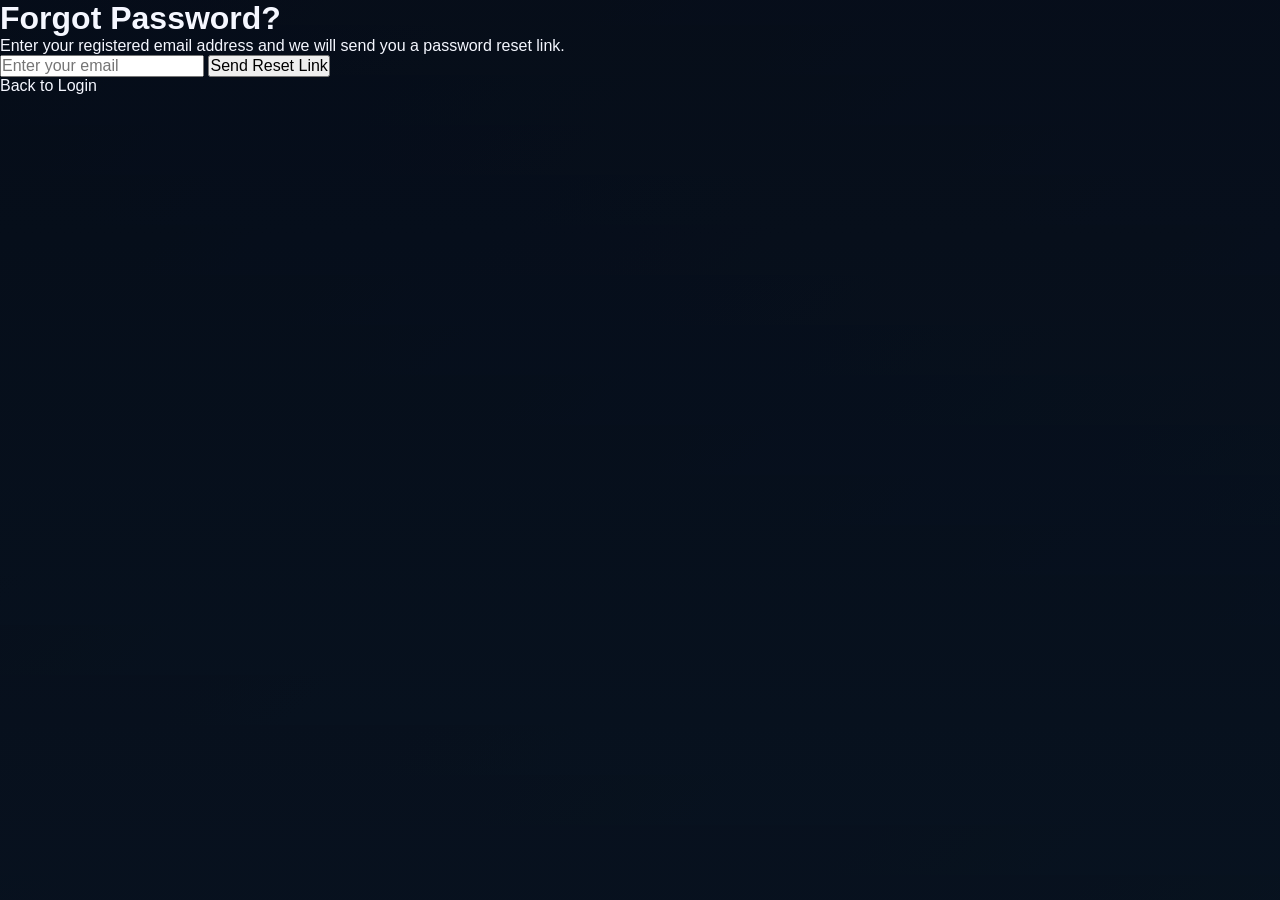
<file: blog/target/classes/static/forgot-password.html>
<!DOCTYPE html>
<html lang="en">

<head>
    <meta charset="UTF-8">
    <meta name="viewport" content="width=device-width, initial-scale=1.0">

    <title>Forgot Password - DevBlog</title>

    <link rel="stylesheet" href="css/style.css">
    
</head>

<body>

    <div class="auth-container">

        <h1>Forgot Password?</h1>

        <p>
            Enter your registered email address
            and we will send you a password reset link.
        </p>

        <form id="forgotPasswordForm">

            <input
                type="email"
                id="email"
                placeholder="Enter your email"
                required
            >

            <button type="submit">
                Send Reset Link
            </button>

        </form>

        <p id="message"></p>

        <a href="login.html">
            Back to Login
        </a>

    </div>

    <script src="forgot-password.html"></script>

</body>

</html>
</file>
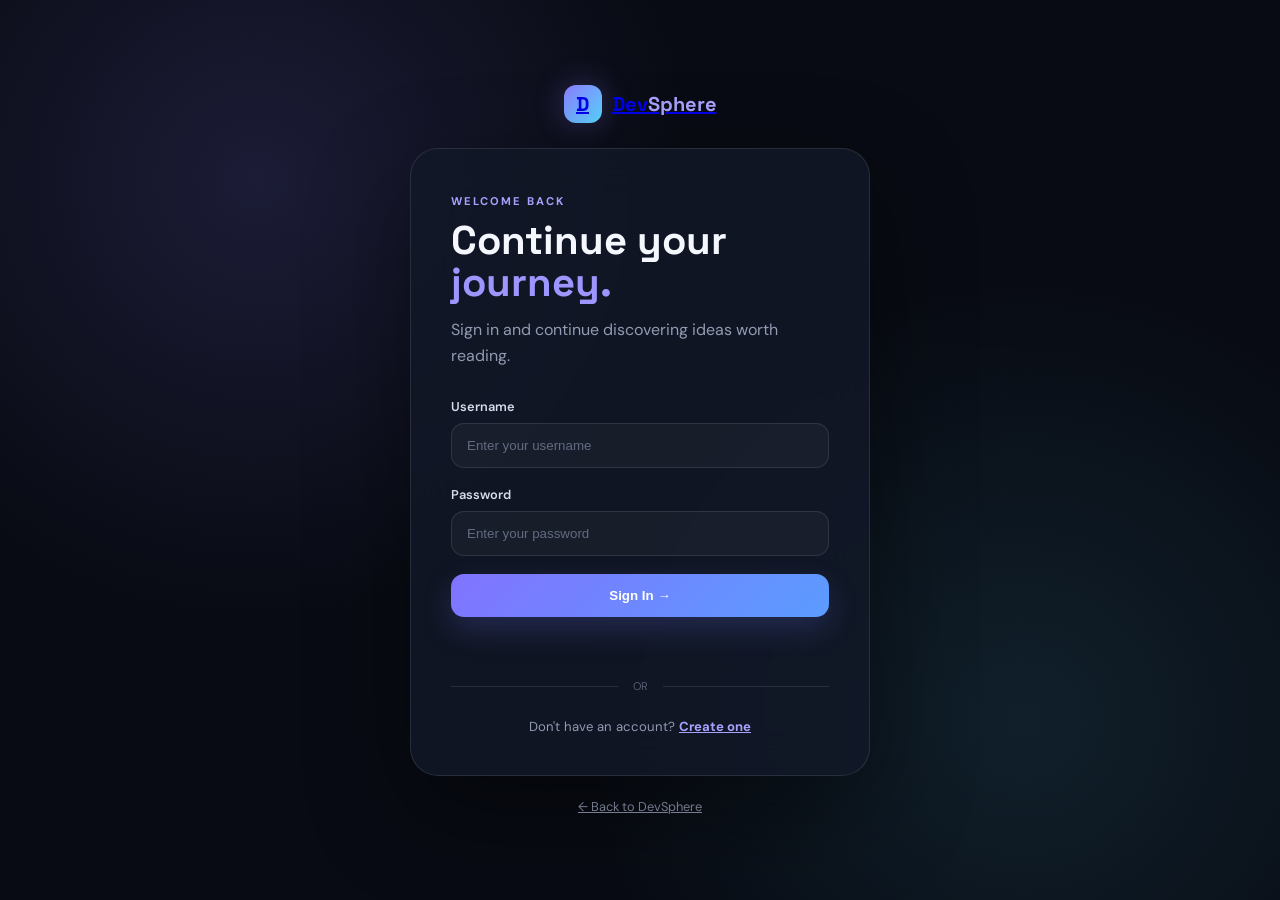
<file: blog/target/classes/static/login.html>
<!DOCTYPE html>
<html lang="en">
<head>

    <meta charset="UTF-8">
    <meta
        name="viewport"
        content="width=device-width, initial-scale=1.0"
    >

    <title>Login | DevSphere</title>

    <link
        href="https://fonts.googleapis.com/css2?family=DM+Sans:wght@400;500;600;700&family=Space+Grotesk:wght@500;600;700&display=swap"
        rel="stylesheet"
    >

    <link rel="stylesheet" href="css/auth.css">

</head>

<body>

<div class="auth-background"></div>

<main class="auth-container">

    <a href="/" class="auth-brand">
        <span class="brand-mark">D</span>
        <span>Dev<span>Sphere</span></span>
    </a>

    <section class="auth-card">

        <div class="auth-heading">

            <span class="auth-label">
                WELCOME BACK
            </span>

            <h1>
                Continue your
                <span>journey.</span>
            </h1>

            <p>
                Sign in and continue discovering
                ideas worth reading.
            </p>

        </div>

        <form id="loginForm">

            <div class="input-group">

                <label>Username</label>

                <input
                    type="text"
                    id="username"
                    placeholder="Enter your username"
                    required
                >

            </div>

            <div class="input-group">

                <label>Password</label>

                <input
                    type="password"
                    id="password"
                    placeholder="Enter your password"
                    required
                >

            </div>

            <button
                type="submit"
                class="auth-button"
            >
                Sign In →
            </button>

        </form>

        <div
            class="auth-message"
            id="authMessage"
        ></div>

        <div class="auth-divider">
            <span>OR</span>
        </div>

        <p class="switch-auth">
            Don't have an account?
            <a href="register.html">
                Create one
            </a>
        </p>

    </section>

    <a href="/" class="back-home">
        ← Back to DevSphere
    </a>

</main>

<script src="js/auth.js"></script>

</body>
</html>
</file>
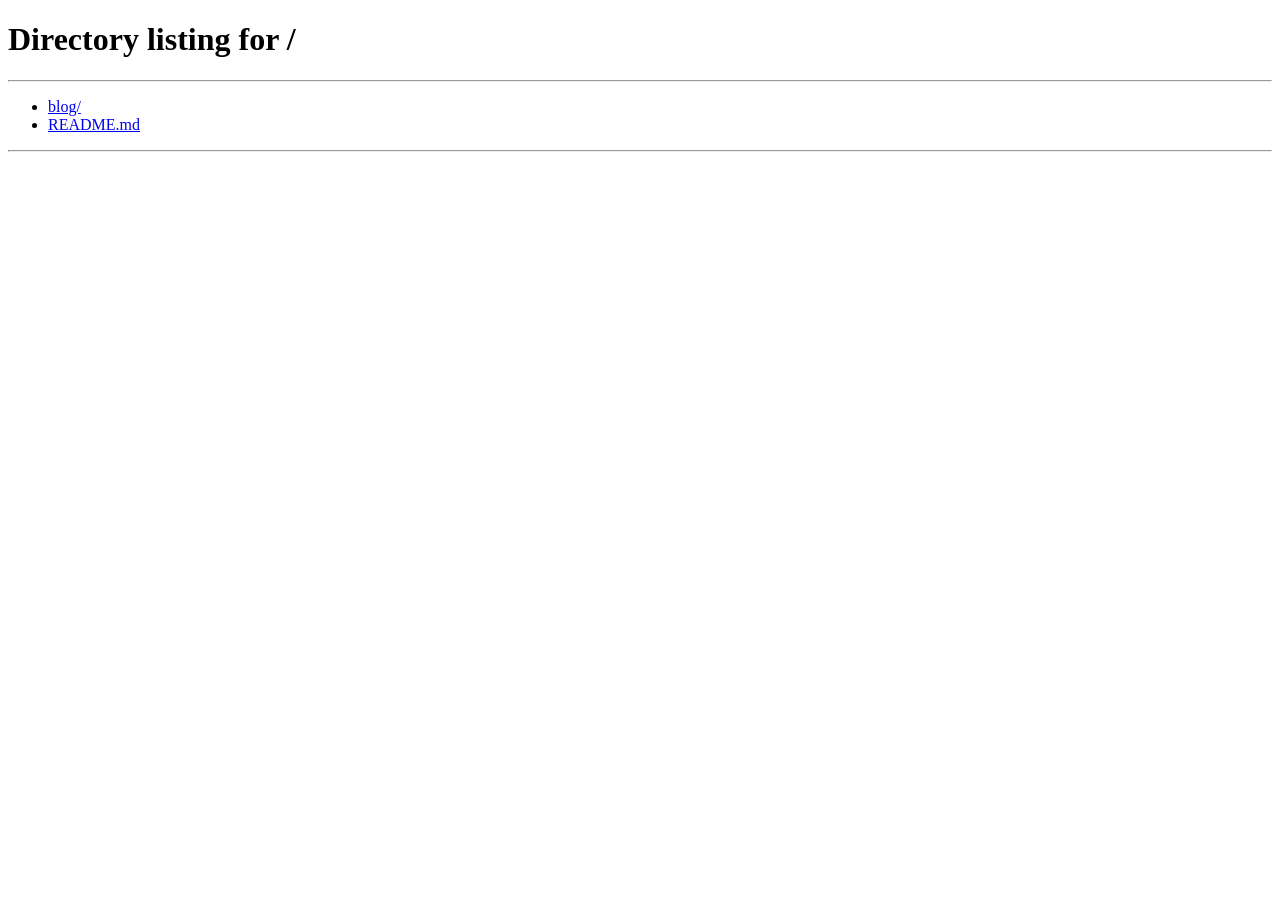
<file: blog/target/classes/static/post.html>
<!DOCTYPE html>
<html lang="en">

<head>

    <meta charset="UTF-8">

    <meta
        name="viewport"
        content="width=device-width, initial-scale=1.0"
    >

    <title>Article | DevSphere</title>

    <link
        href="https://fonts.googleapis.com/css2?family=DM+Sans:wght@400;500;600;700&family=Space+Grotesk:wght@500;600;700&display=swap"
        rel="stylesheet"
    >

    <link rel="stylesheet" href="css/style.css">

    <style>

        .article-page {
            max-width: 850px;
            margin: 90px auto;
        }

        .article-category {
            color: var(--cyan);
            font-size: .75rem;
            font-weight: 700;
            letter-spacing: 2px;
            text-transform: uppercase;
        }

        .article-title {
            margin-top: 18px;

            font-family: "Space Grotesk";
            font-size: clamp(2.5rem, 6vw, 5rem);
            line-height: 1;
            letter-spacing: -3px;
        }

        .article-meta {
            display: flex;
            gap: 20px;

            margin-top: 25px;

            color: var(--muted);
            font-size: .82rem;
        }

        .article-content {
            margin-top: 60px;

            color: #c8ccda;

            font-size: 1.08rem;
            line-height: 2;
            white-space: pre-wrap;
        }

        .article-divider {
            height: 1px;

            margin: 60px 0;

            background: var(--border);
        }

        .article-actions {
            display: flex;
            gap: 12px;
        }

    </style>

</head>

<body>

<header class="navbar">

    <a href="/" class="brand">

        <span class="brand-mark">
            D
        </span>

        <span>
            Dev<span class="brand-highlight">
                Sphere
            </span>
        </span>

    </a>

    <div class="nav-actions">

        <a href="/" class="nav-login">
            ← All articles
        </a>

    </div>

</header>

<main class="article-page">

    <span
        class="article-category"
        id="articleCategory"
    >
        ARTICLE
    </span>

    <h1
        class="article-title"
        id="articleTitle"
    >
        Loading...
    </h1>

    <div class="article-meta">

        <span id="articleAuthor">
            By DevSphere
        </span>

        <span>•</span>

        <span id="articleDate">
            —
        </span>

    </div>

    <div
        class="article-content"
        id="articleContent"
    >
        Loading article...
    </div>

    <div class="article-divider"></div>

    <div class="article-actions">

        <button
            class="secondary-button"
            id="bookmarkArticle"
        >
            ☆ Save article
        </button>

        <a
            href="/"
            class="primary-button"
        >
            Explore more →
        </a>

    </div>

</main>

<div class="reading-progress" id="readingProgress"></div>

<script>

let currentPost = null;

document.addEventListener(
    "DOMContentLoaded",
    loadArticle
);


async function loadArticle() {

    const params =
        new URLSearchParams(
            window.location.search
        );

    const id =
        params.get("id");

    if (!id) {

        window.location.href = "/";
        return;
    }

    try {

        const response =
            await fetch(`/api/posts/${id}`);

        if (!response.ok) {
            throw new Error("Article not found");
        }

        currentPost =
            await response.json();

        displayArticle();

    } catch (error) {

        document.getElementById(
            "articleTitle"
        ).textContent =
            "Article not found.";

        document.getElementById(
            "articleContent"
        ).textContent =
            "The article you're looking for does not exist.";
    }
}


function displayArticle() {

    document.getElementById(
        "articleTitle"
    ).textContent =
        currentPost.title;

    document.getElementById(
        "articleContent"
    ).textContent =
        currentPost.content;

    document.getElementById(
        "articleAuthor"
    ).textContent =
        currentPost.author
            ? `By ${currentPost.author}`
            : "By DevSphere";

    if (currentPost.createdAt) {

        const date =
            new Date(currentPost.createdAt);

        document.getElementById(
            "articleDate"
        ).textContent =
            date.toLocaleDateString(
                "en-IN",
                {
                    day: "numeric",
                    month: "long",
                    year: "numeric"
                }
            );
    }

    const category =
        detectCategory(
            currentPost.title,
            currentPost.content
        );

    document.getElementById(
        "articleCategory"
    ).textContent =
        category;

    updateBookmarkButton();
}


function detectCategory(title, content) {

    const text =
        `${title} ${content}`.toLowerCase();

    if (
        text.includes("java") ||
        text.includes("spring") ||
        text.includes("backend")
    ) return "Java";

    if (
        text.includes("javascript") ||
        text.includes("html") ||
        text.includes("css") ||
        text.includes("web")
    ) return "Web";

    if (
        text.includes("ai") ||
        text.includes("artificial intelligence")
    ) return "AI";

    if (
        text.includes("career") ||
        text.includes("interview")
    ) return "Career";

    return "Ideas";
}


/* Bookmark */

document
    .getElementById("bookmarkArticle")
    .addEventListener(
        "click",
        toggleBookmark
    );


function toggleBookmark() {

    if (!currentPost) return;

    let bookmarks =
        JSON.parse(
            localStorage.getItem(
                "bookmarkedPosts"
            ) || "[]"
        );

    if (bookmarks.includes(currentPost.id)) {

        bookmarks =
            bookmarks.filter(
                id => id !== currentPost.id
            );

    } else {

        bookmarks.push(currentPost.id);
    }

    localStorage.setItem(
        "bookmarkedPosts",
        JSON.stringify(bookmarks)
    );

    updateBookmarkButton();
}


function updateBookmarkButton() {

    const button =
        document.getElementById(
            "bookmarkArticle"
        );

    const bookmarks =
        JSON.parse(
            localStorage.getItem(
                "bookmarkedPosts"
            ) || "[]"
        );

    if (
        currentPost &&
        bookmarks.includes(currentPost.id)
    ) {

        button.textContent =
            "★ Saved";

    } else {

        button.textContent =
            "☆ Save article";
    }
}


/* Reading progress */

window.addEventListener(
    "scroll",
    () => {

        const scrollTop =
            window.scrollY;

        const height =
            document.documentElement.scrollHeight -
            document.documentElement.clientHeight;

        const progress =
            height > 0
                ? (scrollTop / height) * 100
                : 0;

        document.getElementById(
            "readingProgress"
        ).style.width =
            `${progress}%`;
    }
);

</script>

</body>
</html>
</file>
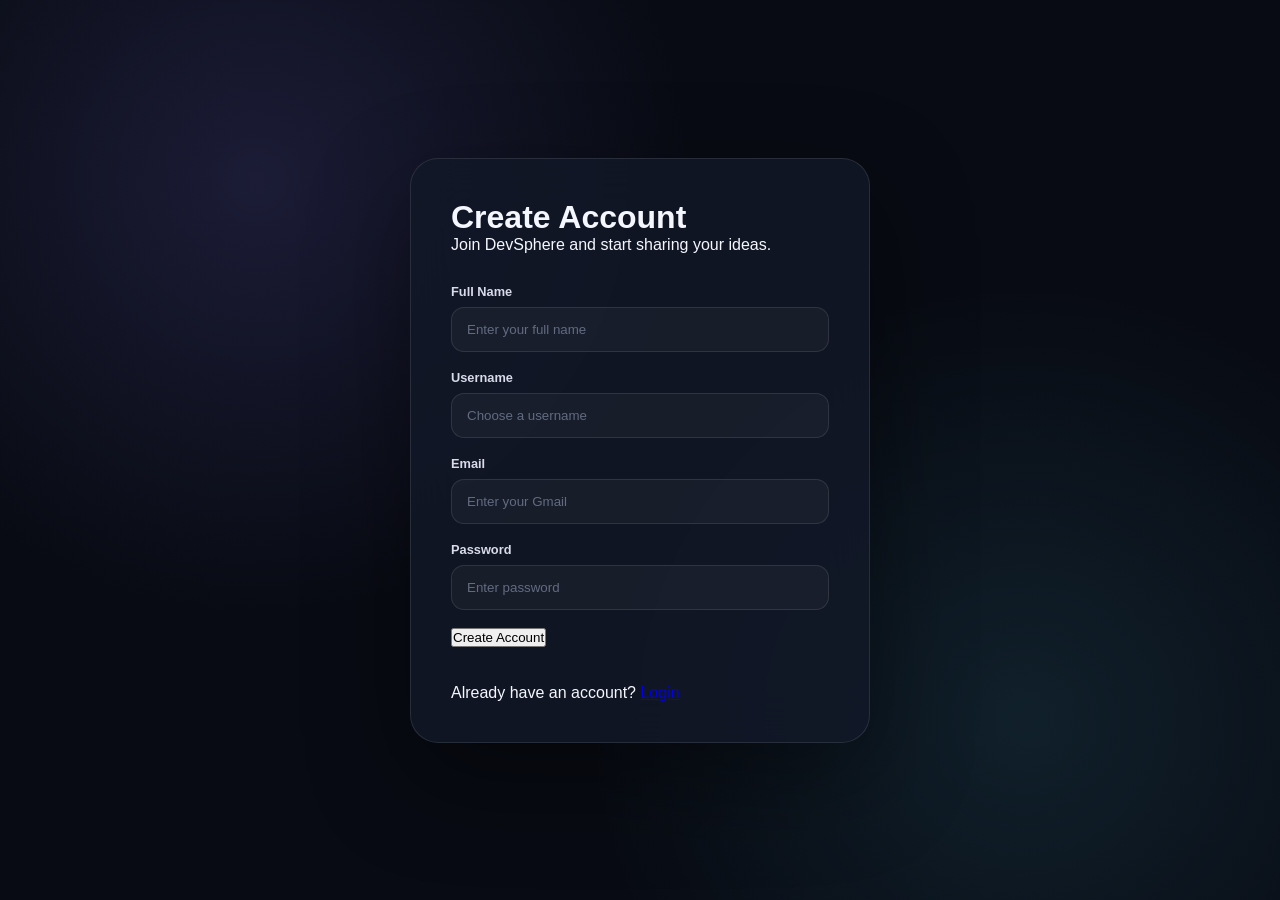
<file: blog/target/classes/static/register.html>
<!DOCTYPE html>
<html lang="en">
<head>
    <meta charset="UTF-8">
    <meta name="viewport" content="width=device-width, initial-scale=1.0">

    <title>Create Account | DevSphere</title>

    <link rel="stylesheet" href="css/auth.css">
    
</head>

<body>

<div class="auth-container">

    <div class="auth-card">

        <h1>Create Account</h1>

        <p class="auth-subtitle">
            Join DevSphere and start sharing your ideas.
        </p>

        <form id="registerForm">

            <div class="input-group">
                <label for="fullName">Full Name</label>

                <input
                    type="text"
                    id="fullName"
                    name="fullName"
                    placeholder="Enter your full name"
                    required
                >
            </div>

            <div class="input-group">
                <label for="username">Username</label>

                <input
                    type="text"
                    id="username"
                    name="username"
                    placeholder="Choose a username"
                    required
                >
            </div>

            <div class="input-group">
                <label for="email">Email</label>

                <input
                    type="email"
                    id="email"
                    name="email"
                    placeholder="Enter your Gmail"
                    required
                >
            </div>

            <div class="input-group">
                <label for="password">Password</label>

                <input
                    type="password"
                    id="password"
                    name="password"
                    placeholder="Enter password"
                    required
                    minlength="6"
                >
            </div>

            <button type="submit" id="registerBtn">
                Create Account
            </button>

            <div id="authMessage" class="auth-message"></div>

        </form>

        <p>
            Already have an account?
            <a href="login.html">Login</a>
        </p>

    </div>

</div>

<script src="js/auth.js"></script>

</body>
</html>
</file>
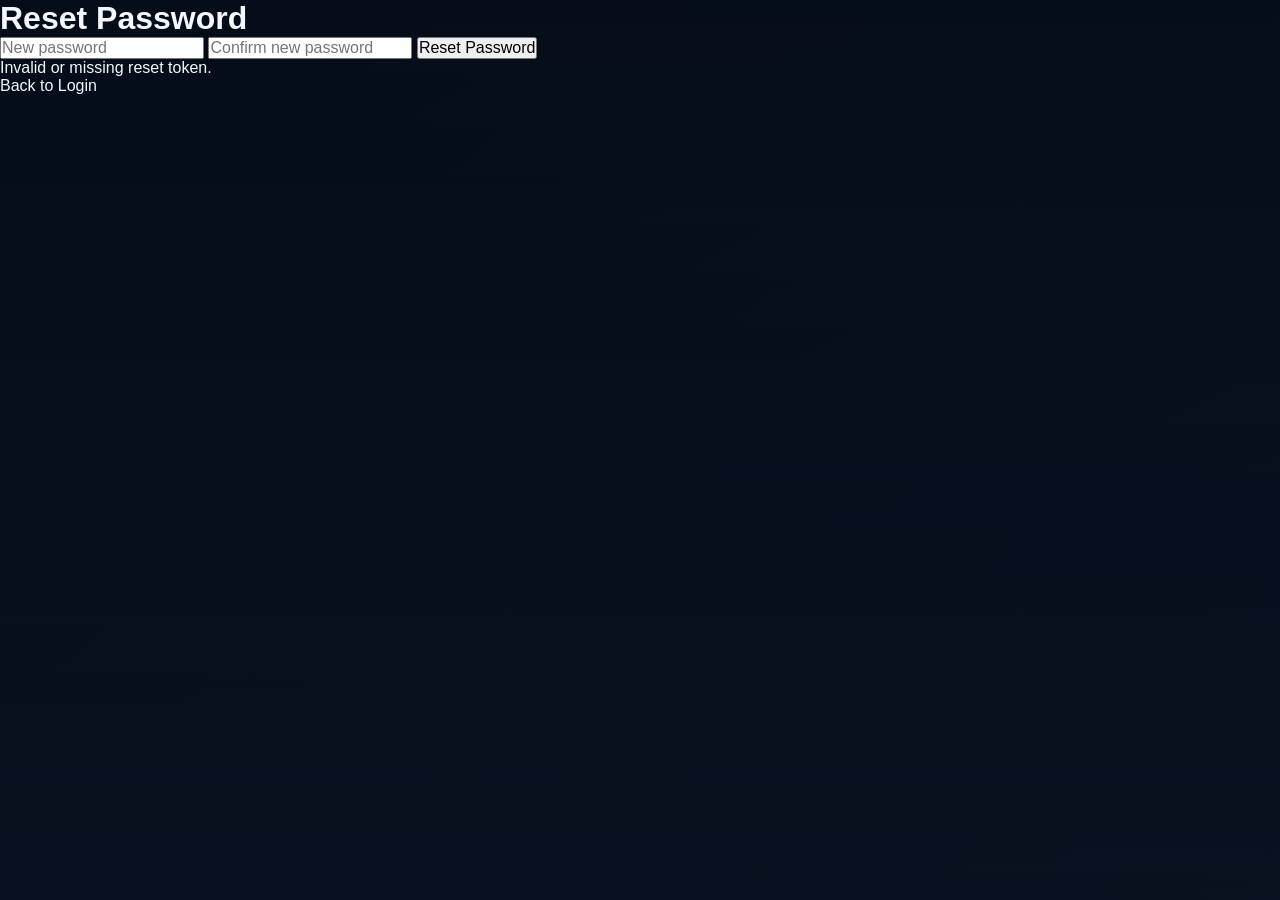
<file: blog/target/classes/static/reset-password.html>
<!DOCTYPE html>
<html lang="en">

<head>

    <meta charset="UTF-8">

    <meta
        name="viewport"
        content="width=device-width, initial-scale=1.0">

    <title>Reset Password - DevBlog</title>

    <link
        rel="stylesheet"
        href="css/style.css">
      

</head>

<body>

    <div class="auth-container">

        <h1>Reset Password</h1>

        <form id="resetPasswordForm">

            <input
                type="password"
                id="newPassword"
                placeholder="New password"
                required
            >

            <input
                type="password"
                id="confirmPassword"
                placeholder="Confirm new password"
                required
            >

            <button type="submit">
                Reset Password
            </button>

        </form>

        <p id="message"></p>

        <a href="login.html">
            Back to Login
        </a>

    </div>

    <script src="js/reset-password.js"></script>

</body>

</html>
</file>
<file: blog/target/classes/static/css/style.css>
:root {
    --bg: #080b13;
    --bg-secondary: #0e1320;
    --card: rgba(19, 25, 40, 0.72);
    --card-solid: #141b2b;
    --border: rgba(255, 255, 255, 0.09);
    --text: #f5f7ff;
    --muted: #929bb2;
    --primary: #8b7cff;
    --primary-light: #b5adff;
    --cyan: #58d8ff;
    --success: #75e6b1;
    --danger: #ff7188;
    --shadow: 0 24px 70px rgba(0, 0, 0, 0.32);
    --radius: 24px;
    --transition: 240ms ease;
}

* {
    margin: 0;
    padding: 0;
    box-sizing: border-box;
}

html {
    scroll-behavior: smooth;
}

body {
    min-height: 100vh;
    color: var(--text);
    background:
        radial-gradient(circle at 10% 0%, rgba(139,124,255,.11), transparent 30%),
        radial-gradient(circle at 90% 20%, rgba(88,216,255,.08), transparent 30%),
        var(--bg);
    font-family: "DM Sans", sans-serif;
    overflow-x: hidden;
}

body.focus-mode .post-card:not(.reading-active),
body.focus-mode .navbar,
body.focus-mode .hero-section,
body.focus-mode .featured-section,
body.focus-mode .newsletter-section,
body.focus-mode .footer {
    opacity: .22;
    filter: blur(2px);
}

body.focus-mode .post-card.reading-active {
    opacity: 1;
    filter: none;
    transform: scale(1.02);
}

a {
    color: inherit;
    text-decoration: none;
}

button,
input,
textarea {
    font: inherit;
}

button {
    cursor: pointer;
}

.background-orb {
    position: fixed;
    width: 360px;
    height: 360px;
    border-radius: 50%;
    filter: blur(120px);
    opacity: .12;
    pointer-events: none;
    z-index: -1;
}

.orb-one {
    background: var(--primary);
    top: 10%;
    left: -180px;
}

.orb-two {
    background: var(--cyan);
    right: -180px;
    bottom: 10%;
}

/* NAVBAR */

.navbar {
    width: min(1180px, calc(100% - 40px));
    margin: 22px auto 0;
    padding: 15px 18px;

    display: flex;
    align-items: center;
    justify-content: space-between;
    gap: 20px;

    border: 1px solid var(--border);
    border-radius: 18px;

    background: rgba(8,11,19,.76);
    backdrop-filter: blur(22px);

    position: sticky;
    top: 15px;
    z-index: 50;
}

.brand {
    display: inline-flex;
    align-items: center;
    gap: 10px;

    font-family: "Space Grotesk", sans-serif;
    font-weight: 700;
    font-size: 1.2rem;
    white-space: nowrap;
}

.brand-mark {
    width: 34px;
    height: 34px;

    display: grid;
    place-items: center;

    border-radius: 11px;

    background: linear-gradient(135deg, var(--primary), var(--cyan));

    box-shadow: 0 0 28px rgba(139,124,255,.35);
}

.brand-highlight {
    color: var(--primary-light);
}

.nav-links {
    display: flex;
    gap: 25px;
}

.nav-links a,
.nav-login {
    color: var(--muted);
    font-size: .9rem;
    transition: var(--transition);
}

.nav-links a:hover,
.nav-login:hover {
    color: var(--text);
}

.nav-actions {
    display: flex;
    align-items: center;
    gap: 12px;
}

.icon-button {
    width: 36px;
    height: 36px;

    border: 1px solid var(--border);
    border-radius: 12px;

    color: var(--text);
    background: rgba(255,255,255,.04);
}

/* BUTTONS */

.primary-button,
.secondary-button {
    display: inline-flex;
    align-items: center;
    justify-content: center;
    gap: 8px;

    padding: 11px 17px;

    border-radius: 12px;
    border: 1px solid transparent;

    font-size: .9rem;
    font-weight: 700;

    transition: var(--transition);
}

.primary-button {
    color: white;

    background: linear-gradient(
        135deg,
        #8173ff,
        #5b9cff
    );

    box-shadow: 0 10px 28px rgba(111,126,255,.2);
}

.primary-button:hover {
    transform: translateY(-3px);
    box-shadow: 0 15px 35px rgba(111,126,255,.34);
}

.secondary-button {
    color: var(--text);

    border-color: var(--border);

    background: rgba(255,255,255,.035);
}

.secondary-button:hover {
    border-color: var(--primary);
    background: rgba(139,124,255,.1);
}

.large-button {
    padding: 14px 22px;
}

/* MAIN */

main {
    width: min(1180px, calc(100% - 40px));
    margin: auto;
}

/* HERO */

.hero-section {
    min-height: 650px;

    display: grid;
    grid-template-columns: 1.05fr .95fr;
    align-items: center;

    gap: 70px;
    padding: 95px 0;
}

.eyebrow {
    display: inline-flex;
    align-items: center;
    gap: 9px;

    color: var(--muted);

    padding: 8px 12px;

    border: 1px solid var(--border);
    border-radius: 30px;

    background: rgba(255,255,255,.035);

    font-size: .8rem;
}

.live-dot {
    width: 7px;
    height: 7px;

    border-radius: 50%;
    background: var(--success);

    box-shadow: 0 0 12px var(--success);
}

.hero-content h1 {
    margin-top: 25px;

    max-width: 700px;

    font-family: "Space Grotesk", sans-serif;
    font-size: clamp(3rem, 6vw, 5.7rem);
    line-height: .98;
    letter-spacing: -4px;
}

.hero-content h1 span {
    display: block;

    background: linear-gradient(
        100deg,
        #ffffff,
        var(--primary-light),
        var(--cyan)
    );

    -webkit-background-clip: text;
    color: transparent;
}

.hero-content > p {
    max-width: 610px;

    margin-top: 28px;

    color: var(--muted);
    font-size: 1.05rem;
    line-height: 1.8;
}

.hero-actions {
    display: flex;
    gap: 14px;
    margin-top: 32px;
}

.hero-stats {
    display: flex;
    gap: 45px;
    margin-top: 45px;
}

.hero-stats div {
    display: flex;
    flex-direction: column;
    gap: 5px;
}

.hero-stats strong {
    font-family: "Space Grotesk";
    font-size: 1.5rem;
}

.hero-stats span {
    color: var(--muted);
    font-size: .78rem;
}

/* HERO VISUAL */

.hero-visual {
    min-height: 500px;

    display: grid;
    place-items: center;

    position: relative;
}

.hero-orbit {
    width: 330px;
    height: 330px;

    position: relative;

    display: grid;
    place-items: center;
}

.orbit-ring {
    position: absolute;

    border: 1px solid var(--border);
    border-radius: 50%;
}

.ring-one {
    width: 330px;
    height: 330px;
    animation: spin 20s linear infinite;
}

.ring-two {
    width: 235px;
    height: 235px;
    animation: spinReverse 15s linear infinite;
}

.center-symbol {
    width: 120px;
    height: 120px;

    display: grid;
    place-items: center;

    border-radius: 35px;

    background: linear-gradient(
        135deg,
        rgba(139,124,255,.2),
        rgba(88,216,255,.12)
    );

    border: 1px solid rgba(255,255,255,.15);

    box-shadow:
        0 0 80px rgba(139,124,255,.2),
        inset 0 0 30px rgba(255,255,255,.04);

    font-family: monospace;
    font-size: 2rem;
    color: var(--primary-light);
}

.orbit-tag {
    position: absolute;

    padding: 8px 13px;

    border: 1px solid var(--border);
    border-radius: 20px;

    background: rgba(15,19,31,.8);
    backdrop-filter: blur(10px);

    color: var(--muted);
    font-size: .75rem;
}

.tag-one {
    top: 10px;
    left: 40px;
}

.tag-two {
    top: 65px;
    right: 0;
}

.tag-three {
    bottom: 40px;
    right: 25px;
}

.tag-four {
    bottom: 5px;
    left: 50px;
}

.floating-card {
    position: absolute;

    display: flex;
    align-items: center;
    gap: 12px;

    padding: 14px;

    border: 1px solid var(--border);
    border-radius: 16px;

    background: rgba(18,23,37,.82);
    backdrop-filter: blur(18px);

    box-shadow: var(--shadow);

    animation: floating 4s ease-in-out infinite;
}

.floating-card strong {
    display: block;
    font-size: .8rem;
}

.floating-card small {
    display: block;
    margin-top: 4px;
    color: var(--muted);
    font-size: .7rem;
}

.mini-icon {
    width: 35px;
    height: 35px;

    display: grid;
    place-items: center;

    border-radius: 11px;

    background: rgba(139,124,255,.13);
    color: var(--primary-light);
}

.card-top {
    top: 55px;
    right: 5px;
}

.card-bottom {
    bottom: 55px;
    left: 0;
    animation-delay: 1s;
}

/* SECTIONS */

.featured-section,
.discover-section,
.newsletter-section {
    padding: 75px 0;
}

.section-heading {
    display: flex;
    align-items: end;
    justify-content: space-between;
    gap: 30px;

    margin-bottom: 30px;
}

.section-label {
    color: var(--primary-light);
    font-size: .7rem;
    font-weight: 700;
    letter-spacing: 2px;
}

.section-heading h2 {
    margin-top: 8px;

    font-family: "Space Grotesk";
    font-size: 2.2rem;
}

.section-description {
    max-width: 360px;
    color: var(--muted);
    line-height: 1.6;
}

/* FEATURED */

.featured-card {
    min-height: 330px;

    display: flex;
    align-items: center;
    justify-content: space-between;

    padding: 50px;

    position: relative;
    overflow: hidden;

    border: 1px solid var(--border);
    border-radius: 30px;

    background:
        radial-gradient(circle at 85% 50%, rgba(139,124,255,.16), transparent 30%),
        var(--card);

    box-shadow: var(--shadow);
}

.featured-content {
    max-width: 650px;
}

.post-badge {
    display: inline-block;

    padding: 7px 11px;

    border-radius: 20px;

    color: var(--primary-light);
    background: rgba(139,124,255,.1);

    font-size: .72rem;
    font-weight: 700;
}

.featured-content h3 {
    margin: 20px 0 15px;

    font-family: "Space Grotesk";
    font-size: clamp(2rem, 4vw, 3.4rem);
    line-height: 1.05;
}

.featured-content p {
    color: var(--muted);
    line-height: 1.7;
}

.featured-footer {
    display: flex;
    align-items: center;
    gap: 25px;

    margin-top: 30px;

    color: var(--muted);
    font-size: .8rem;
}

.text-button {
    border: 0;
    background: none;
    color: var(--primary-light);
    font-weight: 700;
}

.featured-pattern {
    width: 280px;
    height: 280px;

    display: grid;
    place-items: center;

    position: relative;

    font-family: monospace;
    font-size: 5rem;

    color: rgba(255,255,255,.06);

    transform: rotate(-15deg);
}

.featured-pattern span {
    position: absolute;
}

/* TOOLBAR */

.discover-toolbar {
    display: flex;
    align-items: center;
    justify-content: space-between;
    gap: 20px;

    margin-bottom: 35px;
}

.search-wrapper {
    width: min(400px, 100%);

    display: flex;
    align-items: center;
    gap: 10px;

    padding: 0 15px;

    border: 1px solid var(--border);
    border-radius: 14px;

    background: rgba(255,255,255,.035);
}

.search-wrapper span {
    color: var(--muted);
    font-size: 1.3rem;
}

.search-wrapper input {
    width: 100%;

    padding: 14px 0;

    border: none;
    outline: none;

    color: var(--text);
    background: transparent;
}

.search-wrapper input::placeholder {
    color: #687187;
}

.category-list {
    display: flex;
    gap: 8px;
    flex-wrap: wrap;
}

.category-button {
    padding: 9px 14px;

    border: 1px solid var(--border);
    border-radius: 20px;

    color: var(--muted);
    background: transparent;

    font-size: .78rem;

    transition: var(--transition);
}

.category-button:hover,
.category-button.active {
    color: white;
    background: rgba(139,124,255,.14);
    border-color: rgba(139,124,255,.45);
}

/* POSTS */

.post-grid {
    display: grid;
    grid-template-columns: repeat(3, 1fr);
    gap: 20px;
}

.post-card {
    min-height: 330px;

    display: flex;
    flex-direction: column;

    padding: 25px;

    border: 1px solid var(--border);
    border-radius: 22px;

    background: var(--card);

    backdrop-filter: blur(15px);

    transition: var(--transition);
}

.post-card:hover {
    transform: translateY(-8px);

    border-color: rgba(139,124,255,.4);

    box-shadow:
        0 25px 50px rgba(0,0,0,.25),
        0 0 40px rgba(139,124,255,.06);
}

.post-top {
    display: flex;
    justify-content: space-between;
    align-items: center;
}

.post-category {
    color: var(--cyan);
    font-size: .7rem;
    font-weight: 700;
    letter-spacing: 1px;
    text-transform: uppercase;
}

.bookmark-button {
    width: 35px;
    height: 35px;

    display: grid;
    place-items: center;

    border: 1px solid var(--border);
    border-radius: 10px;

    color: var(--muted);
    background: rgba(255,255,255,.03);

    transition: var(--transition);
}

.bookmark-button.saved {
    color: var(--primary-light);
    background: rgba(139,124,255,.12);
}

.post-card h3 {
    margin-top: 25px;

    font-family: "Space Grotesk";
    font-size: 1.35rem;
    line-height: 1.25;
}

.post-card p {
    margin-top: 13px;

    color: var(--muted);

    line-height: 1.65;

    display: -webkit-box;
    -webkit-line-clamp: 4;
    -webkit-box-orient: vertical;
    overflow: hidden;
}

.post-footer {
    margin-top: auto;
    padding-top: 25px;

    display: flex;
    align-items: center;
    justify-content: space-between;

    color: var(--muted);
    font-size: .72rem;
}

.read-button {
    color: var(--primary-light);
    font-weight: 700;
}

/* LOADING */

.loading-state {
    grid-column: 1 / -1;

    min-height: 250px;

    display: grid;
    place-items: center;

    color: var(--muted);
}

.loader {
    width: 35px;
    height: 35px;

    margin-bottom: 15px;

    border: 3px solid rgba(255,255,255,.08);
    border-top-color: var(--primary);

    border-radius: 50%;

    animation: spin 1s linear infinite;
}

.empty-state {
    padding: 70px;
    text-align: center;
}

.empty-icon {
    font-size: 3rem;
    color: var(--muted);
}

.empty-state h3 {
    margin-top: 15px;
}

.empty-state p {
    margin-top: 8px;
    color: var(--muted);
}

.hidden {
    display: none !important;
}

/* NEWSLETTER */

.newsletter-section {
    display: flex;
    align-items: center;
    justify-content: space-between;
    gap: 50px;

    padding: 55px;

    border: 1px solid var(--border);
    border-radius: 28px;

    background:
        radial-gradient(circle at 0% 100%, rgba(88,216,255,.08), transparent 40%),
        rgba(255,255,255,.025);
}

.newsletter-section h2 {
    max-width: 600px;

    margin-top: 10px;

    font-family: "Space Grotesk";
    font-size: 2rem;
}

.newsletter-section p {
    max-width: 600px;

    margin-top: 12px;

    color: var(--muted);
    line-height: 1.6;
}

.newsletter-form {
    min-width: 340px;

    display: flex;

    padding: 5px;

    border: 1px solid var(--border);
    border-radius: 14px;

    background: rgba(0,0,0,.2);
}

.newsletter-form input {
    min-width: 0;
    flex: 1;

    padding: 12px;

    border: none;
    outline: none;

    color: white;
    background: transparent;
}

.newsletter-message {
    color: var(--success) !important;
}

/* FOOTER */

.footer {
    width: min(1180px, calc(100% - 40px));

    margin: 80px auto 0;
    padding: 35px 0;

    display: grid;
    grid-template-columns: 1fr 1fr 1fr;
    gap: 20px;

    border-top: 1px solid var(--border);
}

.footer p {
    color: var(--muted);
    font-size: .8rem;
}

.footer-links {
    display: flex;
    justify-content: center;
    gap: 20px;

    color: var(--muted);
    font-size: .8rem;
}

.copyright {
    text-align: right;
}

/* READING PROGRESS */

.reading-progress {
    position: fixed;
    top: 0;
    left: 0;

    height: 3px;
    width: 0;

    background: linear-gradient(
        90deg,
        var(--primary),
        var(--cyan)
    );

    z-index: 100;
}

/* ANIMATIONS */

@keyframes spin {
    from {
        transform: rotate(0);
    }

    to {
        transform: rotate(360deg);
    }
}

@keyframes spinReverse {
    from {
        transform: rotate(360deg);
    }

    to {
        transform: rotate(0);
    }
}

@keyframes floating {
    0%, 100% {
        transform: translateY(0);
    }

    50% {
        transform: translateY(-10px);
    }
}

/* RESPONSIVE */

@media (max-width: 900px) {

    .nav-links {
        display: none;
    }

    .hero-section {
        grid-template-columns: 1fr;
        padding: 70px 0;
    }

    .hero-visual {
        min-height: 400px;
    }

    .post-grid {
        grid-template-columns: repeat(2, 1fr);
    }

    .newsletter-section {
        flex-direction: column;
        align-items: flex-start;
    }

    .newsletter-form {
        width: 100%;
    }

    .footer {
        grid-template-columns: 1fr;
    }

    .footer-links,
    .copyright {
        justify-content: flex-start;
        text-align: left;
    }
}

@media (max-width: 600px) {

    main,
    .navbar,
    .footer {
        width: min(100% - 24px, 1180px);
    }

    .navbar {
        padding: 12px;
    }

    .nav-login {
        display: none;
    }

    .hero-content h1 {
        font-size: 3.2rem;
        letter-spacing: -2px;
    }

    .hero-actions {
        flex-direction: column;
    }

    .hero-actions a {
        width: 100%;
    }

    .hero-stats {
        gap: 20px;
    }

    .featured-card {
        padding: 30px;
    }

    .featured-pattern {
        display: none;
    }

    .section-heading {
        flex-direction: column;
        align-items: flex-start;
    }

    .discover-toolbar {
        flex-direction: column;
        align-items: stretch;
    }

    .search-wrapper {
        width: 100%;
    }

    .post-grid {
        grid-template-columns: 1fr;
    }

    .newsletter-section {
        padding: 30px;
    }

    .newsletter-form {
        min-width: 0;
        flex-direction: column;
        gap: 5px;
        border: none;
        background: transparent;
    }

    .newsletter-form input {
        border: 1px solid var(--border);
        border-radius: 12px;
    }

    .newsletter-form button {
        width: 100%;
    }

    .articles-section {
    margin-top: 50px;
    padding: 35px;
    border-radius: 24px;
    background: rgba(255, 255, 255, 0.04);
    border: 1px solid rgba(255, 255, 255, 0.08);
}

.section-heading {
    display: flex;
    justify-content: space-between;
    align-items: flex-end;
    gap: 20px;
    margin-bottom: 30px;
}

.section-label {
    font-size: 12px;
    letter-spacing: 2px;
    opacity: 0.6;
}

.section-heading h2 {
    margin: 8px 0;
    font-size: 32px;
}

.section-heading p {
    margin: 0;
    opacity: 0.65;
}

.write-btn {
    padding: 12px 20px;
    border-radius: 12px;
    text-decoration: none;
}

.articles-grid {
    display: grid;
    grid-template-columns: repeat(auto-fit, minmax(280px, 1fr));
    gap: 22px;
}

.article-card {
    padding: 24px;
    border-radius: 20px;
    border: 1px solid rgba(255, 255, 255, 0.08);
    transition: transform 0.25s ease, border-color 0.25s ease;
}

.article-card:hover {
    transform: translateY(-6px);
}

.article-card h3 {
    margin: 12px 0;
    font-size: 21px;
}

.article-card p {
    line-height: 1.6;
    opacity: 0.7;
}

.article-meta {
    display: flex;
    justify-content: space-between;
    font-size: 13px;
    opacity: 0.6;
    margin-top: 18px;
}

.read-article {
    display: inline-block;
    margin-top: 20px;
    text-decoration: none;
    font-weight: 600;
}

.articles-loading {
    text-align: center;
    padding: 50px;
    opacity: 0.6;
}

.no-articles {
    text-align: center;
    padding: 50px;
    opacity: 0.6;
}
}

/* =====================================
   CREATE BLOG
===================================== */

.create-post-container {

    max-width: 1000px;

    margin: 40px auto;

    padding: 30px;

    background: #ffffff;

    border-radius: 18px;

    box-shadow:
        0 10px 40px rgba(0,0,0,0.08);
}


.create-post-container h1 {

    margin-bottom: 30px;
}


.form-group {

    margin-bottom: 22px;
}


.form-group label {

    display: block;

    font-weight: 600;

    margin-bottom: 8px;
}


.form-group input,
.form-group select,
.form-group textarea {

    width: 100%;

    padding: 13px;

    border: 1px solid #ddd;

    border-radius: 8px;

    font-size: 15px;

    box-sizing: border-box;
}


.form-group textarea {

    min-height: 100px;

    resize: vertical;
}


.form-row {

    display: grid;

    grid-template-columns:
        1fr 1fr;

    gap: 20px;
}


/* =====================================
   EDITOR TOOLBAR
===================================== */

.editor-toolbar {

    display: flex;

    flex-wrap: wrap;

    gap: 6px;

    padding: 10px;

    background: #f5f5f5;

    border: 1px solid #ddd;

    border-bottom: none;

    border-radius:
        10px 10px 0 0;
}


.editor-toolbar button {

    border: 1px solid #ddd;

    background: white;

    padding: 8px 12px;

    border-radius: 6px;

    cursor: pointer;

    font-size: 14px;
}


.editor-toolbar button:hover {

    background: #eeeeee;
}


/* =====================================
   BLOG EDITOR
===================================== */

.blog-editor {

    min-height: 450px;

    padding: 25px;

    border: 1px solid #ddd;

    border-radius:
        0 0 10px 10px;

    outline: none;

    line-height: 1.8;

    font-size: 17px;
}


.blog-editor:focus {

    border-color: #6366f1;
}


.blog-editor img {

    max-width: 100%;

    height: auto;

    display: block;

    margin: 20px auto;

    border-radius: 10px;
}


.blog-content-image {

    max-width: 100%;

    border-radius: 12px;
}


.blog-editor blockquote {

    margin: 25px 0;

    padding: 20px;

    border-left: 5px solid #6366f1;

    background: #f5f5ff;

    font-style: italic;

    font-size: 18px;
}


/* =====================================
   YOUTUBE
===================================== */

.youtube-container {

    position: relative;

    width: 100%;

    padding-bottom: 56.25%;

    margin: 25px 0;

    overflow: hidden;

    border-radius: 12px;
}


.youtube-container iframe {

    position: absolute;

    width: 100%;

    height: 100%;

    left: 0;

    top: 0;

    border: none;
}


/* =====================================
   ACTION BUTTONS
===================================== */

.post-actions {

    display: flex;

    gap: 15px;

    margin-top: 25px;

    flex-wrap: wrap;
}


.post-actions button {

    padding: 13px 25px;

    border: none;

    border-radius: 8px;

    cursor: pointer;

    font-weight: 600;
}


.draft-btn {

    background: #e5e7eb;
}


.preview-btn {

    background: #dbeafe;

    color: #1d4ed8;
}


.publish-btn {

    background: #111827;

    color: white;
}


.publish-btn:hover {

    transform: translateY(-2px);
}


/* =====================================
   PREVIEW MODAL
===================================== */

.preview-modal {

    display: none;

    position: fixed;

    inset: 0;

    background:
        rgba(0,0,0,0.7);

    z-index: 9999;

    justify-content: center;

    align-items: center;

    padding: 30px;
}


.preview-content {

    position: relative;

    background: white;

    width: 90%;

    max-width: 900px;

    max-height: 90vh;

    overflow-y: auto;

    padding: 40px;

    border-radius: 15px;
}


.close-preview {

    position: absolute;

    right: 20px;

    top: 15px;

    border: none;

    background: none;

    font-size: 30px;

    cursor: pointer;
}


.preview-cover {

    width: 100%;

    max-height: 450px;

    object-fit: cover;

    border-radius: 12px;

    margin: 20px 0;
}


.preview-body {

    font-size: 18px;

    line-height: 1.8;
}


.preview-body img {

    max-width: 100%;

    border-radius: 12px;

    margin: 20px 0;
}


/* =====================================
   SHARE BOX
===================================== */

.share-box {

    position: fixed;

    right: 30px;

    bottom: 30px;

    width: 350px;

    padding: 25px;

    background: white;

    border-radius: 15px;

    box-shadow:
        0 10px 40px rgba(0,0,0,0.2);

    z-index: 10000;
}


.share-buttons {

    display: flex;

    gap: 8px;

    flex-wrap: wrap;

    margin-top: 15px;
}


.share-buttons a,
.share-buttons button {

    padding: 9px 13px;

    border: none;

    border-radius: 7px;

    background: #111827;

    color: white;

    text-decoration: none;

    cursor: pointer;

    font-size: 13px;
}


/* =====================================
   MOBILE
===================================== */

@media (max-width: 700px) {

    .create-post-container {

        margin: 15px;

        padding: 20px;
    }


    .form-row {

        grid-template-columns: 1fr;
    }


    .editor-toolbar button {

        padding: 7px 9px;
    }


    .share-box {

        left: 15px;

        right: 15px;

        bottom: 15px;

        width: auto;
    }

}

/* =========================================================
   PROFESSIONAL STUDENT BLOGGING WORKSPACE
   Final design override
   ========================================================= */

/* ---------- PROFESSIONAL BACKGROUND ---------- */

body {
    background:
        linear-gradient(
            135deg,
            rgba(5, 12, 24, 0.96),
            rgba(10, 24, 42, 0.94)
        ),
        url("https://images.unsplash.com/photo-1522202176988-66273c2fd55f?auto=format&fit=crop&w=2200&q=80")
        center / cover fixed no-repeat;

    background-blend-mode: normal;
}

/* Soft overlay so text remains readable */
body::before {
    content: "";
    position: fixed;
    inset: 0;
    background:
        linear-gradient(
            180deg,
            rgba(5, 12, 24, 0.88),
            rgba(7, 17, 30, 0.95)
        );
    pointer-events: none;
    z-index: -2;
}

/* Remove excessive floating background effects */
.background-orb {
    opacity: .035;
    filter: blur(100px);
}


/* =========================================================
   CREATE BLOG CONTAINER
   ========================================================= */

.create-post-container {
    position: relative;

    width: min(1050px, calc(100% - 40px));
    max-width: 1050px;

    margin: 55px auto;

    padding: 42px;

    background: rgba(12, 22, 36, 0.94);

    border: 1px solid rgba(255,255,255,.10);

    border-radius: 20px;

    backdrop-filter: blur(18px);

    box-shadow:
        0 25px 70px rgba(0,0,0,.35);

    animation: editorEnter .45s ease both;
}

/* Remove the old animated border */
.create-post-container::before {
    display: none !important;
}

/* Remove decorative text */
.create-post-container::after {
    display: none !important;
}


/* =========================================================
   HEADER
   ========================================================= */

.create-post-container h1 {
    margin-bottom: 8px;

    font-family: "Space Grotesk", sans-serif;

    font-size: clamp(2rem, 4vw, 2.8rem);

    font-weight: 700;

    letter-spacing: -1px;

    color: #f5f7ff;

    background: none;

    -webkit-text-fill-color: initial;

    animation: none;
}

.create-post-container h1::after {
    display: none;
}


/* Optional subtitle if your HTML has one */
.create-post-container > p {
    color: #8f9db2;
    font-size: .92rem;
    margin-bottom: 30px;
    line-height: 1.6;
}


/* =========================================================
   FORM FIELDS
   ========================================================= */

.form-group {
    margin-bottom: 22px;
}

.form-group label {
    display: block;

    margin-bottom: 8px;

    color: #dce5f2;

    font-size: .82rem;

    font-weight: 600;

    letter-spacing: .2px;
}

.form-group input,
.form-group select,
.form-group textarea {
    width: 100%;

    padding: 13px 15px;

    color: #edf3fa;

    background: rgba(255,255,255,.045);

    border: 1px solid rgba(255,255,255,.11);

    border-radius: 10px;

    outline: none;

    font-size: .92rem;

    transition:
        border-color .2s ease,
        background .2s ease,
        box-shadow .2s ease;
}

.form-group input:hover,
.form-group select:hover,
.form-group textarea:hover {
    border-color: rgba(120,170,220,.35);
}

.form-group input:focus,
.form-group select:focus,
.form-group textarea:focus {
    background: rgba(255,255,255,.06);

    border-color: #5b9cff;

    box-shadow:
        0 0 0 3px rgba(91,156,255,.10);
}

.form-group input::placeholder,
.form-group textarea::placeholder {
    color: #65748a;
}

.form-group textarea {
    min-height: 110px;
    resize: vertical;
}

.form-row {
    display: grid;
    grid-template-columns: 1fr 1fr;
    gap: 20px;
}


/* =========================================================
   EDITOR TOOLBAR
   ========================================================= */

.editor-toolbar {
    position: sticky;

    top: 80px;

    z-index: 20;

    display: flex;

    align-items: center;

    flex-wrap: wrap;

    gap: 6px;

    padding: 10px;

    background: #101c2d;

    border: 1px solid rgba(255,255,255,.10);

    border-radius: 12px 12px 0 0;

    box-shadow: 0 8px 25px rgba(0,0,0,.18);
}

.editor-toolbar button {
    min-width: 38px;

    height: 36px;

    padding: 0 10px;

    color: #cdd7e6;

    background: rgba(255,255,255,.045);

    border: 1px solid rgba(255,255,255,.08);

    border-radius: 8px;

    font-size: .82rem;

    transition:
        background .18s ease,
        border-color .18s ease,
        transform .18s ease;
}

.editor-toolbar button:hover {
    color: white;

    background: #1d314a;

    border-color: rgba(91,156,255,.45);

    transform: translateY(-1px);
}

.editor-toolbar button:active {
    transform: translateY(0);
}


/* =========================================================
   BLOG WRITING AREA
   ========================================================= */

.blog-editor {
    min-height: 520px;

    padding: 32px;

    color: #e9eef6;

    background: #0d1827;

    border: 1px solid rgba(255,255,255,.09);

    border-top: none;

    border-radius: 0 0 12px 12px;

    outline: none;

    font-family: "DM Sans", sans-serif;

    font-size: 17px;

    line-height: 1.85;

    transition:
        border-color .2s ease,
        box-shadow .2s ease;
}

.blog-editor:focus {
    border-color: rgba(91,156,255,.45);

    box-shadow:
        inset 0 0 30px rgba(91,156,255,.025);
}

.blog-editor:empty::before {
    content: "Start writing your article here...";

    color: #5d6d82;

    pointer-events: none;
}


/* =========================================================
   EDITOR TYPOGRAPHY
   ========================================================= */

.blog-editor h1,
.blog-editor h2,
.blog-editor h3 {
    font-family: "Space Grotesk", sans-serif;

    color: #f4f7fb;

    line-height: 1.3;

    margin: 25px 0 12px;
}

.blog-editor h1 {
    font-size: 2rem;
}

.blog-editor h2 {
    font-size: 1.55rem;

    color: #b9d4f5;
}

.blog-editor h3 {
    font-size: 1.25rem;

    color: #8db9e8;
}

.blog-editor p {
    margin: 12px 0;
}

.blog-editor a {
    color: #67b7ff;

    text-decoration: underline;

    text-decoration-color: rgba(103,183,255,.4);
}

.blog-editor ul,
.blog-editor ol {
    padding-left: 28px;

    margin: 15px 0;
}

.blog-editor li {
    margin: 6px 0;
}


/* =========================================================
   IMAGES
   ========================================================= */

.blog-editor img {
    display: block;

    max-width: 100%;

    height: auto;

    margin: 25px auto;

    border-radius: 12px;

    border: 1px solid rgba(255,255,255,.10);

    box-shadow:
        0 15px 35px rgba(0,0,0,.30);
}

.blog-editor img:hover {
    transform: none;

    box-shadow:
        0 18px 40px rgba(0,0,0,.35);
}


/* =========================================================
   QUOTES
   ========================================================= */

.blog-editor blockquote {
    margin: 28px 0;

    padding: 18px 22px;

    background: rgba(91,156,255,.06);

    border-left: 3px solid #5b9cff;

    border-radius: 0 10px 10px 0;

    color: #cbd7e7;

    font-size: 1.02rem;

    font-style: italic;
}

.blog-editor blockquote::before {
    display: none;
}


/* =========================================================
   YOUTUBE
   ========================================================= */

.youtube-container {
    position: relative;

    width: 100%;

    padding-bottom: 56.25%;

    margin: 28px 0;

    overflow: hidden;

    border-radius: 12px;

    border: 1px solid rgba(255,255,255,.10);

    background: #050a11;

    box-shadow:
        0 15px 40px rgba(0,0,0,.30);

    animation: none;
}

.youtube-container iframe {
    position: absolute;

    inset: 0;

    width: 100%;

    height: 100%;

    border: none;
}


/* =========================================================
   SEO SECTION
   ========================================================= */

.seo-section {
    margin-top: 30px;

    padding: 24px;

    background: rgba(255,255,255,.025);

    border: 1px solid rgba(255,255,255,.08);

    border-radius: 14px;
}

.seo-section h3 {
    margin-bottom: 18px;

    color: #dce8f7;

    font-family: "Space Grotesk", sans-serif;

    font-size: 1rem;
}


/* =========================================================
   ACTION BUTTONS
   ========================================================= */

.post-actions {
    display: flex;

    align-items: center;

    gap: 10px;

    margin-top: 28px;

    padding-top: 22px;

    border-top: 1px solid rgba(255,255,255,.07);

    flex-wrap: wrap;
}

.post-actions button {
    padding: 11px 20px;

    border-radius: 9px;

    font-size: .86rem;

    font-weight: 600;

    cursor: pointer;

    transition:
        transform .18s ease,
        background .18s ease,
        border-color .18s ease;
}

.post-actions button:hover {
    transform: translateY(-1px);
}


/* Draft */
.draft-btn {
    color: #b9c5d5;

    background: rgba(255,255,255,.04);

    border: 1px solid rgba(255,255,255,.10);
}

.draft-btn:hover {
    background: rgba(255,255,255,.07);
}


/* Preview */
.preview-btn {
    color: #83c7ff;

    background: rgba(91,156,255,.08);

    border: 1px solid rgba(91,156,255,.25);
}

.preview-btn:hover {
    background: rgba(91,156,255,.13);
}


/* Publish */
.publish-btn {
    color: white;

    background: #3977b8;

    border: 1px solid #4a8bd0;

    box-shadow: 0 6px 18px rgba(57,119,184,.20);
}

.publish-btn:hover {
    background: #4687cb;

    box-shadow: 0 8px 22px rgba(57,119,184,.28);
}

/* Remove animated shine */
.publish-btn::after {
    display: none !important;
}


/* =========================================================
   PREVIEW MODAL
   ========================================================= */

.preview-modal {
    background: rgba(2,7,14,.82);

    backdrop-filter: blur(8px);
}

.preview-content {
    color: #eaf0f8;

    background: #101c2d;

    border: 1px solid rgba(255,255,255,.10);

    border-radius: 18px;

    box-shadow:
        0 30px 80px rgba(0,0,0,.55);

    animation: previewOpen .25s ease both;
}

.close-preview {
    color: #c9d3df;

    background: rgba(255,255,255,.05);

    border: 1px solid rgba(255,255,255,.10);
}

.close-preview:hover {
    transform: none;

    color: white;

    background: rgba(255,255,255,.10);
}


/* =========================================================
   SHARE BOX
   ========================================================= */

.share-box {
    padding: 22px;

    background: #101c2d;

    border: 1px solid rgba(255,255,255,.10);

    border-radius: 14px;

    box-shadow:
        0 20px 50px rgba(0,0,0,.45);
}

.share-buttons a,
.share-buttons button {
    background: #1b2d43;

    border: 1px solid rgba(255,255,255,.08);

    border-radius: 8px;

    transition: background .18s ease;
}

.share-buttons a:hover,
.share-buttons button:hover {
    background: #294462;
}


/* =========================================================
   SUBTLE ANIMATIONS ONLY
   ========================================================= */

@keyframes editorEnter {
    from {
        opacity: 0;
        transform: translateY(12px);
    }

    to {
        opacity: 1;
        transform: translateY(0);
    }
}

@keyframes previewOpen {
    from {
        opacity: 0;
        transform: scale(.98);
    }

    to {
        opacity: 1;
        transform: scale(1);
    }
}


/* =========================================================
   MOBILE
   ========================================================= */

@media (max-width: 700px) {

    .create-post-container {
        width: calc(100% - 24px);

        margin: 25px auto;

        padding: 22px;

        border-radius: 15px;
    }

    .create-post-container h1 {
        font-size: 2rem;
    }

    .form-row {
        grid-template-columns: 1fr;
        gap: 0;
    }

    .editor-toolbar {
        position: static;

        padding: 8px;
    }

    .editor-toolbar button {
        min-width: 34px;

        height: 34px;

        padding: 0 8px;
    }

    .blog-editor {
        min-height: 400px;

        padding: 22px;

        font-size: 16px;
    }

    .post-actions {
        flex-direction: column;

        align-items: stretch;
    }

    .post-actions button {
        width: 100%;
    }
}

/* Fix category / select dropdown text visibility */
select,
select option {
    color: #111827 !important;
    background-color: #ffffff !important;
}

/* When the dropdown is focused */
select:focus {
    color: #111827 !important;
    background-color: #ffffff !important;
}

/* Category dropdown specifically */
#postCategory {
    color: #111827 !important;
    background-color: #ffffff !important;
}

#postCategory option {
    color: #111827 !important;
    background-color: #ffffff !important;
}

#shareButtons {
    margin-top: 25px;
}

.share-title {
    font-size: 20px;
    font-weight: 600;
    margin-bottom: 15px;
}

.share-buttons {
    display: flex;
    flex-wrap: wrap;
    gap: 10px;
}

.share-btn {
    display: inline-flex;
    align-items: center;
    justify-content: center;
    padding: 10px 16px;
    border: none;
    border-radius: 8px;
    text-decoration: none;
    cursor: pointer;
    font-size: 14px;
    font-weight: 600;
    transition: transform 0.2s ease, opacity 0.2s ease;
}

.share-btn:hover {
    transform: translateY(-2px);
    opacity: 0.9;
}

.linkedin {
    background: #0a66c2;
    color: white;
}

.facebook {
    background: #1877f2;
    color: white;
}

.twitter {
    background: #000;
    color: white;
}

.whatsapp {
    background: #25d366;
    color: white;
}

.instagram {
    background: linear-gradient(
        45deg,
        #feda75,
        #fa7e1e,
        #d62976,
        #962fbf,
        #4f5bd5
    );
    color: white;
}

.copy-link {
    background: #555;
    color: white;
}


/* ==========================================
   LATEST BLOGS
========================================== */

.latest-blogs-section {
    width: 90%;
    max-width: 1200px;
    margin: 60px auto;
}


.section-heading {
    margin-bottom: 30px;
}


.section-heading h2 {
    font-size: 32px;
    margin-bottom: 8px;
}


.section-heading p {
    opacity: 0.7;
}


/* ==========================================
   BLOG GRID
========================================== */

.blog-list {
    display: grid;
    grid-template-columns:
        repeat(
            auto-fit,
            minmax(280px, 1fr)
        );

    gap: 25px;
}


/* ==========================================
   BLOG CARD
========================================== */

.blog-card {
    border: 1px solid
        rgba(255,255,255,0.12);

    border-radius: 18px;

    overflow: hidden;

    background:
        rgba(255,255,255,0.04);

    transition:
        transform 0.25s ease,
        box-shadow 0.25s ease;
}


.blog-card:hover {

    transform:
        translateY(-6px);

    box-shadow:
        0 15px 40px
        rgba(0,0,0,0.25);
}


/* ==========================================
   COVER IMAGE
========================================== */

.blog-card-image {

    width: 100%;

    height: 190px;

    object-fit: cover;

    display: block;
}


/* ==========================================
   CONTENT
========================================== */

.blog-card-content {

    padding: 22px;
}


.blog-category {

    font-size: 13px;

    font-weight: 600;

    margin-bottom: 10px;

    opacity: 0.7;

    text-transform: uppercase;
}


.blog-card-title {

    font-size: 22px;

    line-height: 1.3;

    margin-bottom: 15px;
}


.blog-card-meta {

    display: flex;

    flex-wrap: wrap;

    gap: 12px;

    font-size: 13px;

    opacity: 0.65;

    margin-bottom: 20px;
}


/* ==========================================
   ACTION BUTTONS
========================================== */

.blog-card-actions {

    display: flex;

    flex-wrap: wrap;

    gap: 8px;

    margin-bottom: 12px;
}


.blog-action,
.export-btn {

    border: none;

    border-radius: 8px;

    padding:
        9px 13px;

    cursor: pointer;

    font-size: 13px;

    transition:
        transform 0.2s ease,
        opacity 0.2s ease;
}


.blog-action:hover,
.export-btn:hover {

    transform:
        translateY(-2px);

    opacity: 0.85;
}


.blog-action.read {

    background:
        #2563eb;

    color: white;
}


.blog-action.edit {

    background:
        #7c3aed;

    color: white;
}


.blog-action.delete {

    background:
        #dc2626;

    color: white;
}


/* ==========================================
   EXPORT BUTTONS
========================================== */

.blog-export-actions {

    display: flex;

    flex-wrap: wrap;

    gap: 8px;
}


.export-btn {

    background:
        rgba(255,255,255,0.1);

    color: inherit;

    border:
        1px solid
        rgba(255,255,255,0.15);
}


/* ==========================================
   EMPTY / ERROR
========================================== */

.no-blogs,
.blog-error,
.loading-blogs {

    text-align: center;

    padding: 50px 20px;

    opacity: 0.7;
}


/* ==========================================
   MOBILE
========================================== */

@media (max-width: 600px) {

    .latest-blogs-section {

        width: 94%;

    }


    .blog-card-actions,
    .blog-export-actions {

        flex-direction: column;

    }


    .blog-action,
    .export-btn {

        width: 100%;

    }
}

/* =========================================================
   BLOG CARDS
   ========================================================= */

.latest-blogs-section {
    width: 100%;
    max-width: 1200px;
    margin: 50px auto;
    padding: 0 20px;
}

.section-heading {
    margin-bottom: 30px;
}

.section-heading h2 {
    font-size: 32px;
    margin-bottom: 8px;
}

.section-heading p {
    color: #777;
    font-size: 16px;
}


.blog-list {
    display: grid;
    grid-template-columns: repeat(
        auto-fit,
        minmax(300px, 1fr)
    );
    gap: 25px;
}


/* =========================================================
   BLOG CARD
   ========================================================= */

.blog-card {
    background: #ffffff;
    border-radius: 16px;
    overflow: hidden;
    border: 1px solid #e5e5e5;
    box-shadow: 0 8px 25px rgba(0, 0, 0, 0.08);
    transition: transform 0.25s ease,
                box-shadow 0.25s ease;
}

.blog-card:hover {
    transform: translateY(-5px);
    box-shadow: 0 15px 35px rgba(0, 0, 0, 0.13);
}


/* =========================================================
   BLOG IMAGE
   ========================================================= */

.blog-image-wrapper {
    width: 100%;
    height: 190px;
    overflow: hidden;
}

.blog-card-image {
    width: 100%;
    height: 100%;
    object-fit: cover;
    display: block;
    transition: transform 0.3s ease;
}

.blog-card:hover .blog-card-image {
    transform: scale(1.05);
}


/* =========================================================
   BLOG CONTENT
   ========================================================= */

.blog-card-content {
    padding: 22px;
}

.blog-category {
    display: inline-block;
    padding: 6px 12px;
    border-radius: 20px;
    background: #f0f0f0;
    font-size: 12px;
    font-weight: 600;
    text-transform: uppercase;
    margin-bottom: 12px;
}

.blog-card-title {
    font-size: 22px;
    line-height: 1.3;
    margin: 5px 0 12px;
}

.blog-description {
    color: #666;
    line-height: 1.6;
    margin-bottom: 15px;
}

.blog-meta {
    display: flex;
    justify-content: space-between;
    gap: 10px;
    color: #888;
    font-size: 13px;
    margin-bottom: 18px;
}


/* =========================================================
   BUTTON CONTAINER
   ========================================================= */

.blog-actions {
    display: flex;
    flex-wrap: wrap;
    gap: 8px;
}


/* =========================================================
   ALL BLOG BUTTONS
   ========================================================= */

.blog-btn {
    border: none;
    padding: 9px 14px;
    border-radius: 8px;
    font-size: 13px;
    font-weight: 600;
    cursor: pointer;
    transition: all 0.2s ease;
    font-family: inherit;
}

.blog-btn:hover {
    transform: translateY(-2px);
}

.blog-btn:active {
    transform: translateY(0);
}


/* =========================================================
   READ BUTTON
   ========================================================= */

.read-btn {
    background: #111827;
    color: white;
}

.read-btn:hover {
    background: #000000;
}


/* =========================================================
   EDIT BUTTON
   ========================================================= */

.edit-btn {
    background: #e8f0ff;
    color: #2563eb;
}

.edit-btn:hover {
    background: #d8e6ff;
}


/* =========================================================
   DELETE BUTTON
   ========================================================= */

.delete-btn {
    background: #ffe8e8;
    color: #dc2626;
}

.delete-btn:hover {
    background: #ffd4d4;
}


/* =========================================================
   SHARE BUTTON
   ========================================================= */

.share-btn {
    background: #e9f8ef;
    color: #16803c;
}

.share-btn:hover {
    background: #d5f2df;
}


/* =========================================================
   EXPORT BUTTONS
   ========================================================= */

.export-btn {
    background: #f2f2f2;
    color: #333;
}

.export-btn:hover {
    background: #e2e2e2;
}


/* =========================================================
   LOADING / EMPTY STATE
   ========================================================= */

.loading-blogs,
.no-blogs,
.blog-error {
    text-align: center;
    padding: 50px 20px;
    color: #777;
}


/* =========================================================
   SHARE MODAL
   ========================================================= */

.share-overlay {
    position: fixed;
    inset: 0;
    background: rgba(0, 0, 0, 0.6);
    display: flex;
    align-items: center;
    justify-content: center;
    z-index: 9999;
    padding: 20px;
}

.share-modal {
    position: relative;
    width: 100%;
    max-width: 500px;
    background: white;
    border-radius: 18px;
    padding: 30px;
    box-shadow: 0 20px 60px rgba(0, 0, 0, 0.25);
}

.share-modal h2 {
    margin: 0 0 8px;
    font-size: 26px;
}

.share-modal p {
    color: #777;
    margin-bottom: 25px;
}


/* =========================================================
   SHARE CLOSE BUTTON
   ========================================================= */

.share-close {
    position: absolute;
    right: 15px;
    top: 12px;

    width: 35px;
    height: 35px;

    border: none;
    border-radius: 50%;

    background: #f2f2f2;
    color: #333;

    font-size: 24px;
    line-height: 1;

    cursor: pointer;
}

.share-close:hover {
    background: #ddd;
}


/* =========================================================
   SHARE OPTIONS
   ========================================================= */

.share-options {
    display: grid;
    grid-template-columns: repeat(2, 1fr);
    gap: 12px;
}

.share-options button {
    border: 1px solid #e5e5e5;
    background: #fafafa;
    padding: 14px;
    border-radius: 10px;

    cursor: pointer;

    font-size: 14px;
    font-weight: 600;

    display: flex;
    align-items: center;
    gap: 10px;

    transition: all 0.2s ease;
}

.share-options button:hover {
    background: #f0f0f0;
    transform: translateY(-2px);
}

.share-options button span {
    width: 30px;
    height: 30px;

    display: flex;
    align-items: center;
    justify-content: center;

    border-radius: 50%;

    background: #111827;
    color: white;

    font-weight: bold;
}


/* =========================================================
   MOBILE
   ========================================================= */

@media (max-width: 600px) {

    .latest-blogs-section {
        padding: 0 12px;
    }

    .blog-actions {
        gap: 6px;
    }

    .blog-btn {
        padding: 8px 11px;
        font-size: 12px;
    }

    .share-options {
        grid-template-columns: 1fr;
    }

    .share-modal {
        padding: 25px 18px;
    }
}


/* =========================================================
   DARK MODE SUPPORT
   ========================================================= */

body.dark-mode .blog-card {
    background: #1a1a1a;
    border-color: #333;
}

body.dark-mode .blog-card-title {
    color: #ffffff;
}

body.dark-mode .blog-description {
    color: #bdbdbd;
}

body.dark-mode .blog-meta {
    color: #999;
}

body.dark-mode .blog-category {
    background: #292929;
    color: #ddd;
}

body.dark-mode .share-modal {
    background: #1a1a1a;
    color: white;
}

body.dark-mode .share-modal p {
    color: #aaa;
}

body.dark-mode .share-options button {
    background: #242424;
    border-color: #3a3a3a;
    color: white;
}

body.dark-mode .share-options button:hover {
    background: #303030;
}

body.dark-mode .share-close {
    background: #303030;
    color: white;
}

/* =========================================================
   SINGLE BLOG PAGE
   ========================================================= */

.single-blog-container {
    width: 100%;
    max-width: 900px;
    margin: 50px auto;
    padding: 20px;
}

.single-blog-category {
    display: inline-block;
    padding: 7px 14px;
    border-radius: 20px;
    background: #f0f0f0;
    font-size: 13px;
    font-weight: 600;
    margin-bottom: 15px;
}

.single-blog-title {
    font-size: 42px;
    line-height: 1.2;
    margin-bottom: 15px;
}

.single-blog-meta {
    display: flex;
    gap: 20px;
    color: #777;
    font-size: 14px;
    margin-bottom: 30px;
}

.single-blog-image {
    width: 100%;
    max-height: 500px;
    object-fit: cover;
    border-radius: 15px;
    margin-bottom: 30px;
}

.single-blog-content {
    font-size: 18px;
    line-height: 1.8;
}

.single-blog-content img {
    max-width: 100%;
    height: auto;
    border-radius: 10px;
}

.single-blog-actions {
    margin-top: 40px;
}

.single-blog-actions button {
    border: none;
    padding: 10px 18px;
    border-radius: 8px;
    cursor: pointer;
    font-weight: 600;
}


/* Mobile */

@media (max-width: 600px) {

    .single-blog-container {
        margin: 25px auto;
        padding: 15px;
    }

    .single-blog-title {
        font-size: 30px;
    }

    .single-blog-content {
        font-size: 16px;
    }

    .single-blog-meta {
        flex-direction: column;
        gap: 5px;
    }
}

/* =========================================================
   BLOG PAGE - DARK MODERN DESIGN
   ========================================================= */

.single-blog-container {
    width: 100%;
    max-width: 1250px;
    margin: 0 auto;
    padding: 50px 30px 80px;

    display: grid;
    grid-template-columns: minmax(0, 1fr) 280px;
    gap: 35px;
}


/* =========================================================
   ARTICLE AREA
   ========================================================= */

.single-blog-container article {
    min-width: 0;
}


/* Category badge */

.single-blog-category {
    display: inline-block;

    padding: 7px 14px;

    border: 1px solid rgba(255, 255, 255, 0.15);
    border-radius: 30px;

    background: rgba(255, 255, 255, 0.06);

    color: #b9a7ff;

    font-size: 13px;
    font-weight: 600;

    letter-spacing: 0.5px;

    margin-bottom: 18px;
}


/* =========================================================
   BLOG TITLE
   ========================================================= */

.single-blog-title {
    max-width: 950px;

    margin: 0 0 18px;

    font-size: clamp(32px, 5vw, 58px);

    line-height: 1.08;

    letter-spacing: -1.5px;

    color: inherit;
}


/* =========================================================
   BLOG META
   ========================================================= */

.single-blog-meta {
    display: flex;
    align-items: center;

    gap: 20px;

    margin-bottom: 30px;

    color: #fdfafa;

    font-size: 14px;
}


/* =========================================================
   COVER IMAGE
   ========================================================= */

.single-blog-image {
    display: block;

    width: 100%;

    max-height: 520px;

    object-fit: cover;

    border-radius: 18px;

    margin-bottom: 35px;

    border: 1px solid rgba(255, 255, 255, 0.08);

    box-shadow:
        0 20px 60px rgba(0, 0, 0, 0.25);
}


/* =========================================================
   ARTICLE CONTENT
   ========================================================= */

.single-blog-content {

    font-size: 18px;

    line-height: 1.85;

    color: #c8c8c8;

    max-width: 850px;

    padding-bottom: 30px;
}


.single-blog-content p {
    margin-bottom: 22px;
}


.single-blog-content h1,
.single-blog-content h2,
.single-blog-content h3 {
    color: #ffffff;

    margin-top: 35px;

    margin-bottom: 15px;
}


.single-blog-content h2 {
    font-size: 30px;
}


.single-blog-content h3 {
    font-size: 24px;
}


.single-blog-content strong {
    color: #ffffff;
}


.single-blog-content a {
    color: #a995ff;

    text-decoration: none;
}


.single-blog-content a:hover {
    text-decoration: underline;
}


.single-blog-content ul,
.single-blog-content ol {
    margin: 20px 0;

    padding-left: 25px;
}


.single-blog-content li {
    margin-bottom: 10px;
}


/* =========================================================
   CODE BLOCKS
   ========================================================= */

.single-blog-content pre {

    overflow-x: auto;

    padding: 20px;

    border-radius: 12px;

    background: #111111;

    border: 1px solid #292929;

    color: #e8e8e8;

    margin: 25px 0;
}


.single-blog-content code {

    padding: 3px 7px;

    border-radius: 5px;

    background: #202020;

    color: #d5c8ff;

    font-family: Consolas, monospace;
}


.single-blog-content pre code {

    padding: 0;

    background: transparent;
}


/* =========================================================
   BLOG ACTIONS
   ========================================================= */

.single-blog-actions {

    margin-top: 35px;

    padding-top: 25px;

    border-top: 1px solid rgba(255, 255, 255, 0.1);
}


.single-blog-actions button {

    padding: 11px 20px;

    border: 1px solid rgba(255, 255, 255, 0.15);

    border-radius: 9px;

    background: rgba(255, 255, 255, 0.07);

    color: #ffffff;

    font-size: 14px;

    font-weight: 600;

    cursor: pointer;

    transition: all 0.2s ease;
}


.single-blog-actions button:hover {

    background: rgba(255, 255, 255, 0.13);

    transform: translateY(-2px);
}


/* =========================================================
   CATEGORY SIDEBAR
   ========================================================= */

.blog-category-sidebar {

    position: sticky;

    top: 90px;

    height: fit-content;

    padding: 22px;

    border-radius: 16px;

    background: rgba(255, 255, 255, 0.045);

    border: 1px solid rgba(255, 255, 255, 0.1);

    backdrop-filter: blur(12px);

    box-shadow:
        0 15px 40px rgba(0, 0, 0, 0.15);
}


.blog-category-sidebar h3 {

    margin: 0 0 18px;

    font-size: 18px;

    color: #ffffff;
}


/* =========================================================
   CATEGORY BUTTONS
   ========================================================= */

.blog-category-sidebar .category-btn,
.blog-category-sidebar button {

    width: 100%;

    display: flex;

    align-items: center;

    justify-content: flex-start;

    gap: 10px;

    padding: 11px 13px;

    margin-bottom: 7px;

    border: 1px solid transparent;

    border-radius: 9px;

    background: transparent;

    color: #aaa;

    font-size: 14px;

    font-weight: 500;

    text-align: left;

    cursor: pointer;

    transition:
        background 0.2s ease,
        color 0.2s ease,
        transform 0.2s ease;
}


.blog-category-sidebar
.category-btn:hover,
.blog-category-sidebar
button:hover {

    background: rgba(255, 255, 255, 0.08);

    color: #ffffff;

    transform: translateX(3px);
}


/* Selected category */

.blog-category-sidebar
.category-btn.active {

    background: rgba(169, 149, 255, 0.14);

    border-color: rgba(169, 149, 255, 0.25);

    color: #c9baff;
}


/* =========================================================
   SEARCH AREA
   ========================================================= */

.search-input {

    width: 100%;

    padding: 14px 18px;

    border-radius: 12px;

    border: 1px solid rgba(255, 255, 255, 0.12);

    background: rgba(255, 255, 255, 0.06);

    color: #ffffff;

    outline: none;

    font-size: 15px;

    transition: all 0.2s ease;
}


.search-input::placeholder {

    color: #888;
}


.search-input:focus {

    border-color: rgba(169, 149, 255, 0.6);

    background: rgba(255, 255, 255, 0.08);

    box-shadow:
        0 0 0 3px rgba(169, 149, 255, 0.08);
}


/* =========================================================
   MOBILE
   ========================================================= */

@media (max-width: 850px) {

    .single-blog-container {

        grid-template-columns: 1fr;

        padding: 30px 18px 60px;
    }


    .blog-category-sidebar {

        position: static;

        order: 2;
    }


    .single-blog-title {

        font-size: 38px;
    }
}


@media (max-width: 500px) {

    .single-blog-title {

        font-size: 31px;
    }


    .single-blog-content {

        font-size: 16px;

        line-height: 1.7;
    }


    .single-blog-meta {

        flex-direction: column;

        align-items: flex-start;

        gap: 5px;
    }
}

/* SEARCH + CATEGORY BUTTONS */

.category-buttons {
    display: flex;
    flex-wrap: wrap;
    gap: 12px;
    margin-top: 18px;
}

.category-buttons .category-btn,
.category-buttons .category-button {
    width: 140px;
    height: 44px;
    padding: 0 12px;

    display: flex;
    align-items: center;
    justify-content: center;
    box-sizing: border-box;

    background: #141b2b !important;
    color: #ffffff !important;

    border: 1px solid rgba(255,255,255,0.12);
    border-radius: 10px;

    font-size: 14px;
    font-weight: 600;
    cursor: pointer;
}

/* Hover / Active */
.category-buttons .category-btn:hover,
.category-buttons .category-button:hover,
.category-buttons .category-btn.active,
.category-buttons .category-button.active {
    background: #8b7cff !important;
    color: #ffffff !important;
    border-color: #8b7cff !important;
}

/* Search box */
.latest-blogs-section .search-input {
    background: #141b2b !important;
    color: #ffffff !important;
    border: 1px solid rgba(255,255,255,0.12);
}

.latest-blogs-section .search-input::placeholder {
    color: #aab4c5 !important;
}
 /* BLOG CARD TITLE */
.blog-card-title {
    color: #000000 !important;
}

/* FULL BLOG READING PAGE */
body:has(.single-blog-container) {
    background: #e5e7eb !important;
}

/* Main article box */
.single-blog-container article,
#singleBlog {
    background: #f3f4f6 !important;
    color: #1f2937 !important;
    border-radius: 18px;
    padding: 35px;
    box-shadow: 0 10px 30px rgba(0,0,0,0.08);
}

/* Blog title on reading page */
.single-blog-title {
    color: #111827 !important;
}

/* Blog content */
.single-blog-content {
    color: #374151 !important;
}

/* Headings inside blog */
.single-blog-content h1,
.single-blog-content h2,
.single-blog-content h3,
.single-blog-content h4 {
    color: #111827 !important;
}

/* Paragraphs */
.single-blog-content p {
    color: #374151 !important;
}

/* Sidebar */
.blog-category-sidebar {
    background: #d1d5db !important;
    color: #111827 !important;
    border-radius: 18px;
    padding: 20px;
}

/* Sidebar heading */
.blog-category-sidebar h3 {
    color: #111827 !important;
}

/* Sidebar buttons */
.blog-category-sidebar .category-btn,
.blog-category-sidebar button {
    background: #374151 !important;
    color: #ffffff !important;
}

.blog-category-sidebar .category-btn:hover,
.blog-category-sidebar button:hover {
    background: #8b7cff !important;
    color: #ffffff !important;
}
/* Blog title on HOME PAGE */
.blog-card .blog-card-title {
    color: #000000 !important;
}
/* Bigger blog image on home page */
.blog-card .blog-image-wrapper {
    height: 280px !important;
}

.blog-card .blog-card-image {
    width: 100% !important;
    height: 280px !important;
    object-fit: cover !important;
}
/* Focus Reading Mode */
body.focus-mode .blog-category-sidebar {
    display: none !important;
}

body.focus-mode .single-blog-container {
    grid-template-columns: 1fr !important;
    max-width: 900px !important;
}

body.focus-mode #singleBlog {
    max-width: 900px;
    margin: 0 auto;
}

body.focus-mode .single-blog-content {
    font-size: 18px;
    line-height: 1.9;
}

body.focus-mode #focusModeButton {
    background: #8b7cff !important;
    color: #ffffff !important;
}

/* =========================================================
   BLOG CARDS - DARK THEME
   2 CARDS PER ROW
   ========================================================= */

#articlesContainer {
    display: grid !important;
    grid-template-columns: repeat(2, minmax(0, 1fr)) !important;
    gap: 24px !important;
    width: 100% !important;
}

/* Individual blog card */
#articlesContainer .blog-card {
    display: flex !important;
    flex-direction: column !important;
    width: 100% !important;
    min-width: 0 !important;
    max-width: none !important;
    margin: 0 !important;

    /* Light blue card */
    background: #dff3ff !important;

    border: 1px solid #a9d9f5 !important;
    border-radius: 16px !important;

    overflow: hidden !important;

    box-shadow: 0 8px 25px rgba(0, 0, 0, 0.25) !important;

    color: #102a43 !important;
}

/* Blog image */
#articlesContainer .blog-card-image {
    width: 100% !important;
    height: 220px !important;
    object-fit: cover !important;
    display: block !important;
}

/* Blog content */
#articlesContainer .blog-card-content {
    padding: 20px !important;
    background: #dff3ff !important;
    color: #102a43 !important;
}

/* Category */
#articlesContainer .blog-category {
    color: #1677a8 !important;
    font-weight: 700 !important;
}

/* Title */
#articlesContainer .blog-card-title {
    color: #102a43 !important;
}

/* Description */
#articlesContainer .blog-description {
    color: #34546b !important;
}

/* Author + date */
#articlesContainer .blog-meta {
    color: #456579 !important;
}

/* Buttons */
#articlesContainer .blog-actions {
    display: flex !important;
    flex-wrap: wrap !important;
    gap: 8px !important;
    margin-top: 15px !important;
}

/* Mobile */
@media (max-width: 768px) {
    #articlesContainer {
        grid-template-columns: 1fr !important;
    }
}
</file>
<file: blog/target/classes/static/css/auth.css>
:root {
    --bg: #080b13;
    --card: rgba(18, 24, 39, .85);
    --border: rgba(255,255,255,.1);
    --text: #f5f7ff;
    --muted: #929bb2;
    --primary: #8b7cff;
    --cyan: #58d8ff;
    --danger: #ff7188;
    --success: #75e6b1;
}

* {
    margin: 0;
    padding: 0;
    box-sizing: border-box;
}

body {
    min-height: 100vh;

    display: grid;
    place-items: center;

    padding: 30px;

    color: var(--text);

    background:
        radial-gradient(
            circle at 20% 20%,
            rgba(139,124,255,.15),
            transparent 35%
        ),
        radial-gradient(
            circle at 80% 80%,
            rgba(88,216,255,.1),
            transparent 35%
        ),
        var(--bg);

    font-family: "DM Sans", sans-serif;
}

.auth-background {
    position: fixed;
    inset: 0;

    pointer-events: none;

    background:
        linear-gradient(
            rgba(255,255,255,.015) 1px,
            transparent 1px
        ),
        linear-gradient(
            90deg,
            rgba(255,255,255,.015) 1px,
            transparent 1px
        );

    background-size: 50px 50px;

    mask-image:
        radial-gradient(
            circle at center,
            black,
            transparent 80%
        );
}

.auth-container {
    width: min(460px, 100%);
    position: relative;
    z-index: 2;
}

.auth-brand {
    display: flex;
    align-items: center;
    justify-content: center;

    gap: 10px;

    margin-bottom: 25px;

    font-family: "Space Grotesk";
    font-size: 1.25rem;
    font-weight: 700;
}

.auth-brand > span:last-child > span {
    color: #aaa1ff;
}

.brand-mark {
    width: 38px;
    height: 38px;

    display: grid;
    place-items: center;

    border-radius: 12px;

    background:
        linear-gradient(
            135deg,
            var(--primary),
            var(--cyan)
        );

    box-shadow:
        0 0 30px rgba(139,124,255,.3);
}

.auth-card {
    padding: 40px;

    border: 1px solid var(--border);
    border-radius: 28px;

    background: var(--card);

    backdrop-filter: blur(25px);

    box-shadow:
        0 35px 100px rgba(0,0,0,.4);
}

.auth-label {
    color: #aaa1ff;

    font-size: .7rem;
    font-weight: 700;
    letter-spacing: 2px;
}

.auth-heading h1 {
    margin-top: 10px;

    font-family: "Space Grotesk";
    font-size: 2.5rem;
    line-height: 1.05;
}

.auth-heading h1 span {
    color: #9e96ff;
}

.auth-heading p {
    margin-top: 13px;

    color: var(--muted);
    line-height: 1.6;
}

#loginForm,
#registerForm {
    margin-top: 30px;
}

.input-group {
    margin-bottom: 18px;
}

.input-group label {
    display: block;

    margin-bottom: 8px;

    color: #d8dbea;

    font-size: .8rem;
    font-weight: 600;
}

.input-group input {
    width: 100%;

    padding: 14px 15px;

    border: 1px solid var(--border);
    border-radius: 13px;

    outline: none;

    color: white;
    background: rgba(255,255,255,.035);

    transition: 200ms ease;
}

.input-group input:focus {
    border-color: rgba(139,124,255,.65);

    box-shadow:
        0 0 0 4px rgba(139,124,255,.08);
}

.input-group input::placeholder {
    color: #626b80;
}

.auth-button {
    width: 100%;

    padding: 14px;

    border: none;
    border-radius: 13px;

    color: white;

    background:
        linear-gradient(
            135deg,
            #8173ff,
            #5b9cff
        );

    font-weight: 700;

    box-shadow:
        0 12px 30px rgba(111,126,255,.2);

    transition: 200ms ease;
}

.auth-button:hover {
    transform: translateY(-2px);

    box-shadow:
        0 18px 35px rgba(111,126,255,.3);
}

.auth-message {
    min-height: 22px;

    margin-top: 15px;

    text-align: center;

    font-size: .82rem;
}

.auth-message.error {
    color: var(--danger);
}

.auth-message.success {
    color: var(--success);
}

.auth-divider {
    display: flex;
    align-items: center;
    gap: 15px;

    margin: 25px 0;

    color: #555d70;

    font-size: .7rem;
}

.auth-divider::before,
.auth-divider::after {
    content: "";

    height: 1px;
    flex: 1;

    background: var(--border);
}

.switch-auth {
    text-align: center;

    color: var(--muted);

    font-size: .82rem;
}

.switch-auth a {
    color: #aaa1ff;
    font-weight: 700;
}

.back-home {
    display: block;

    margin-top: 22px;

    text-align: center;

    color: var(--muted);

    font-size: .8rem;
}

.back-home:hover {
    color: white;
}

@media(max-width:500px) {

    body {
        padding: 15px;
    }

    .auth-card {
        padding: 28px 22px;
    }

    .auth-heading h1 {
        font-size: 2.1rem;
    }
}
</file>
